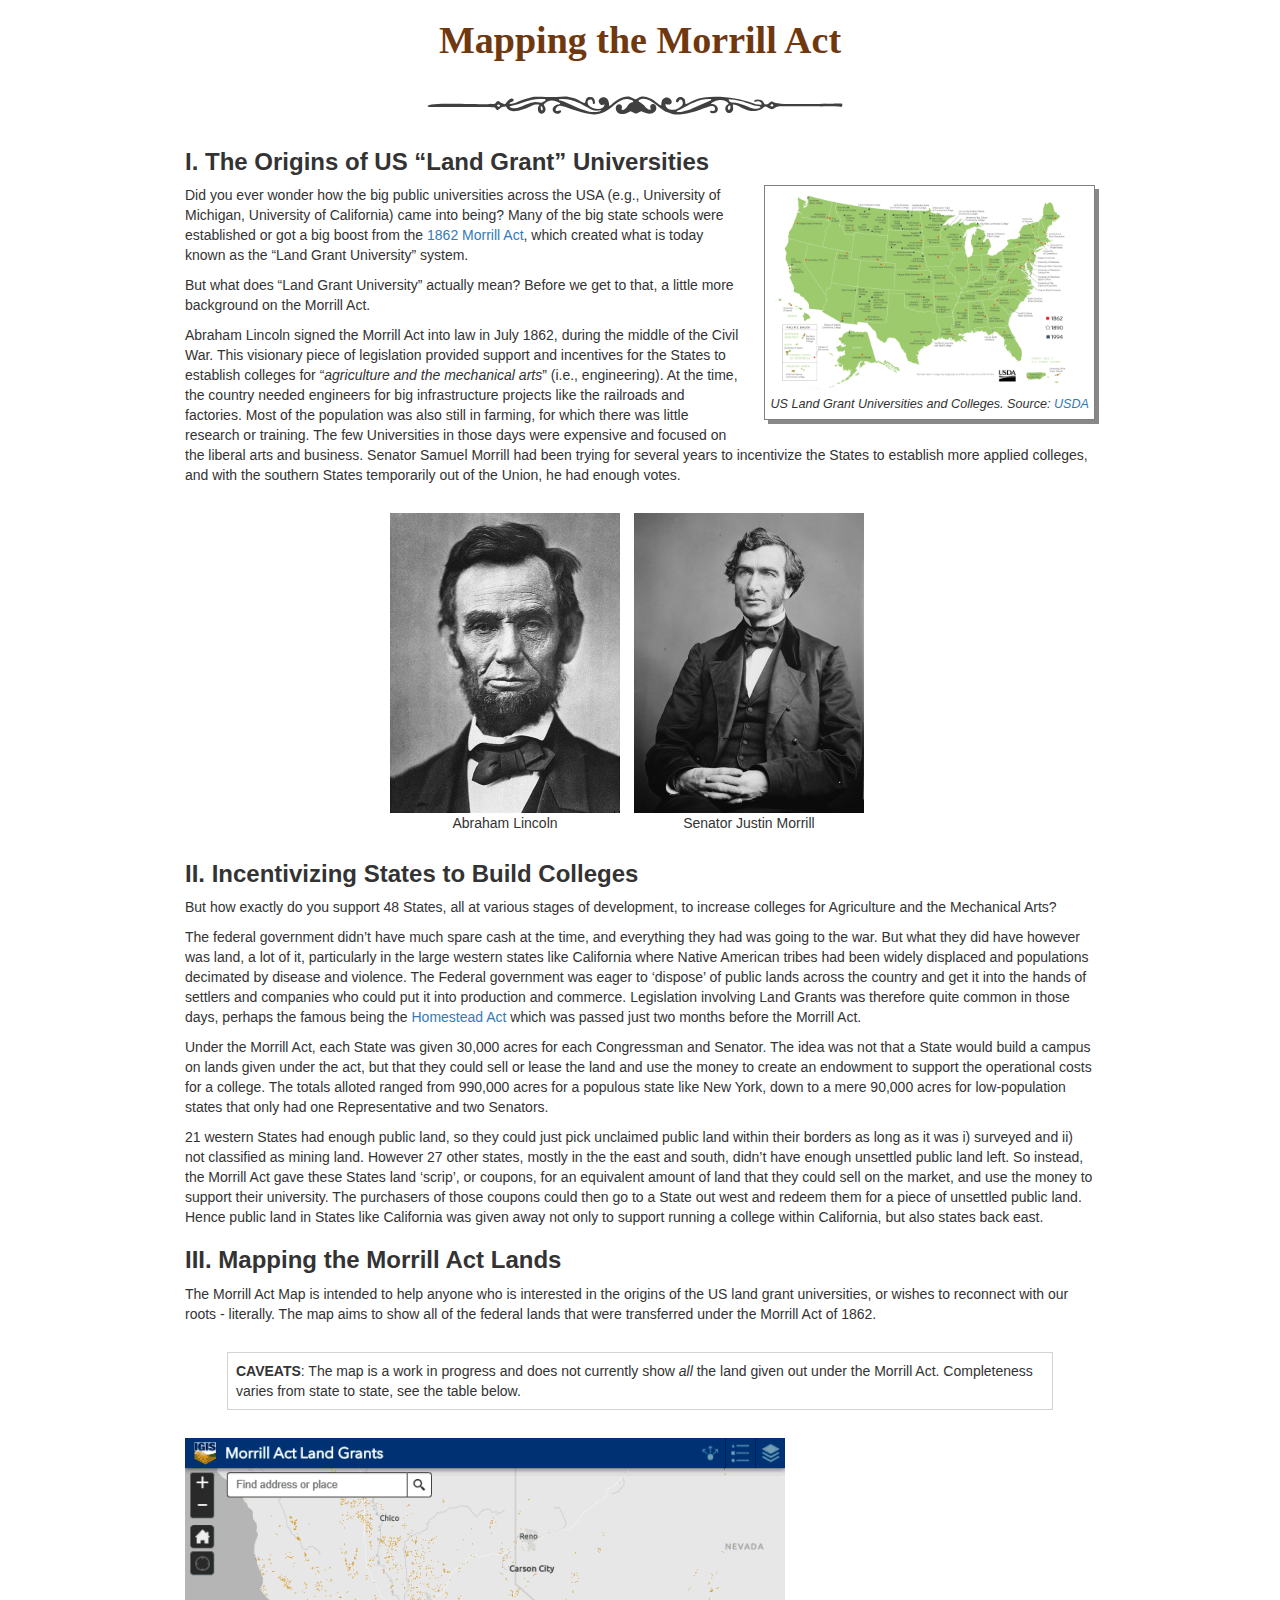
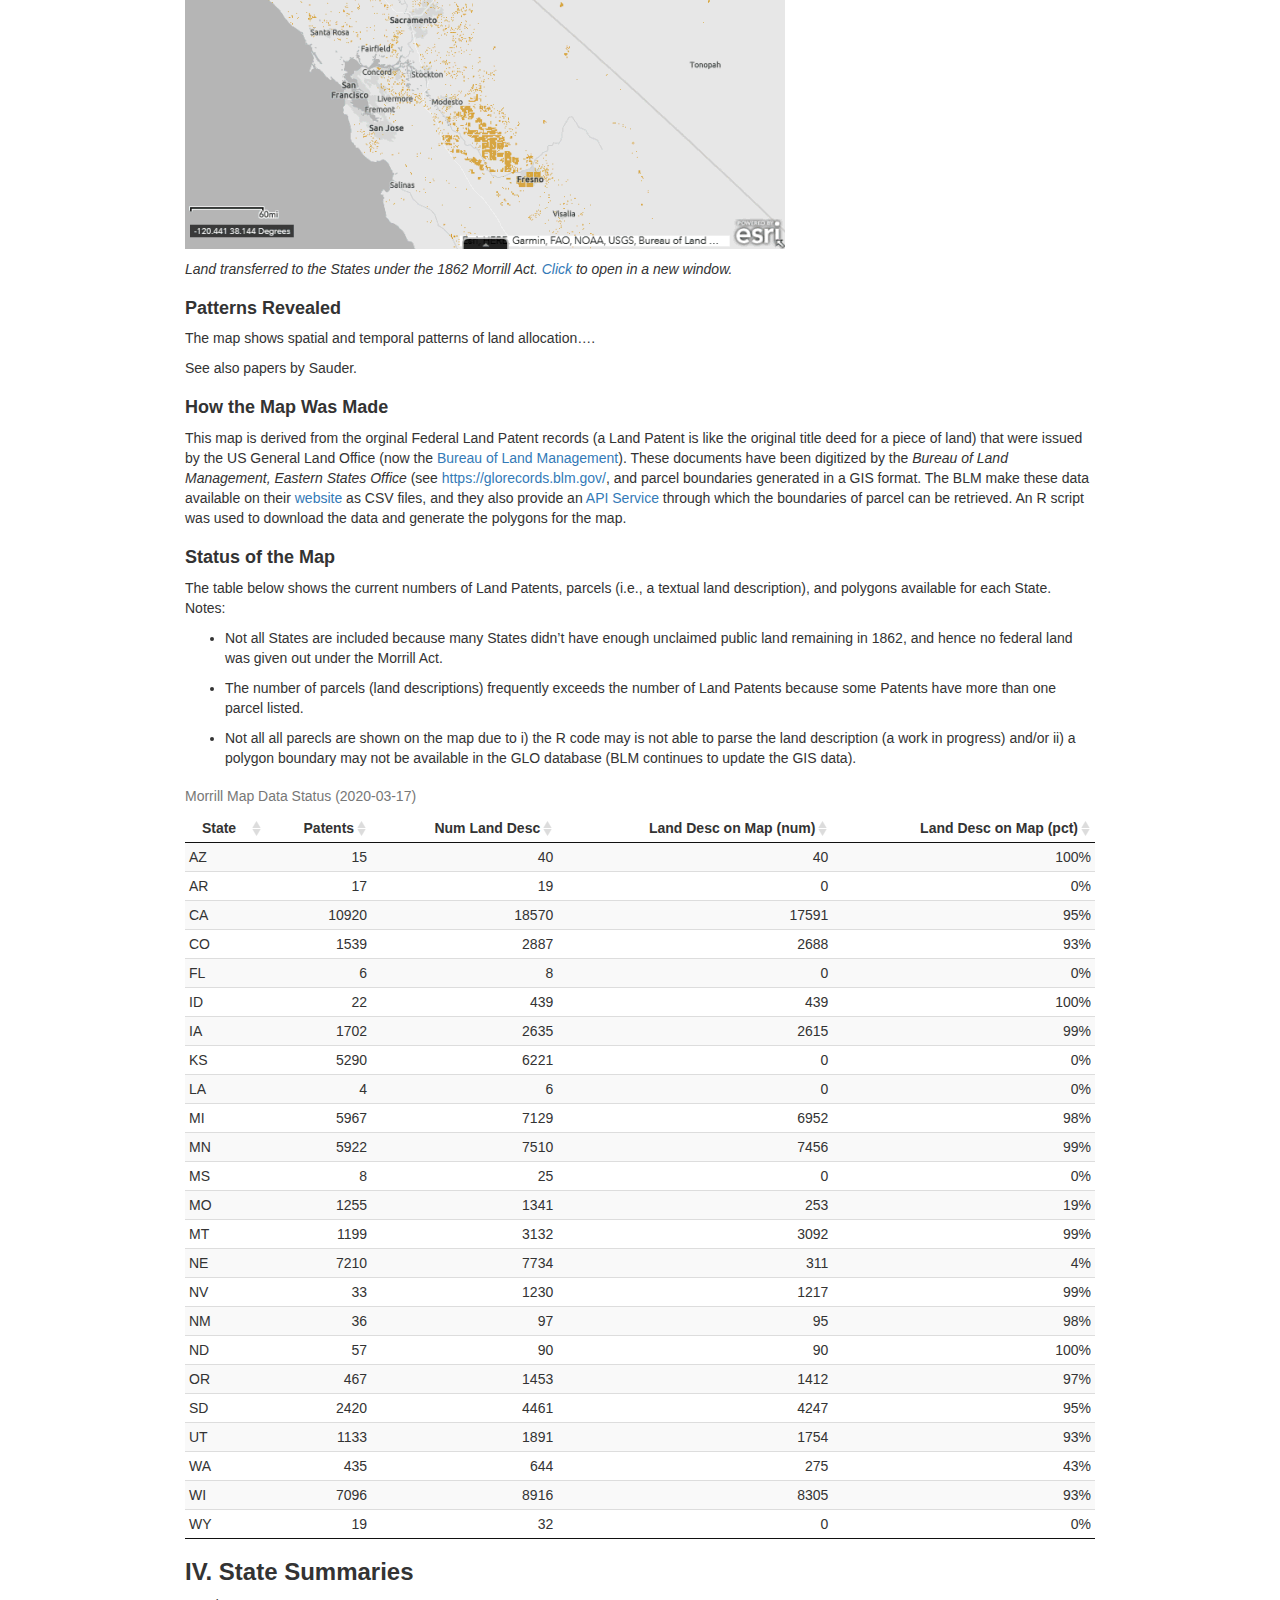
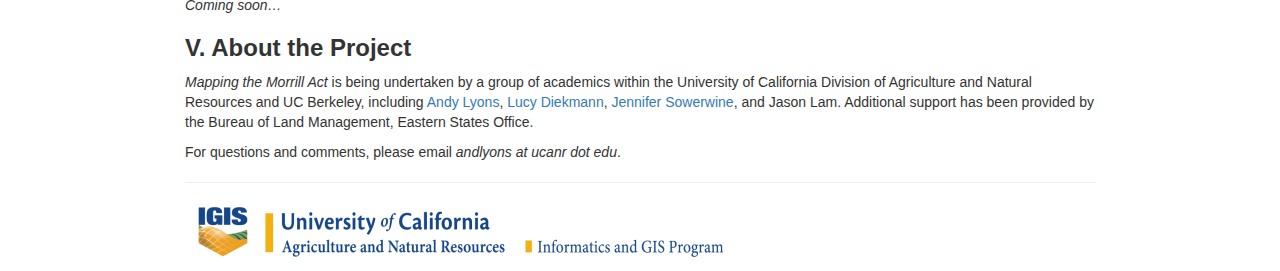
<file: docs/index.html>
<!DOCTYPE html>

<html>

<head>

<meta charset="utf-8" />
<meta name="generator" content="pandoc" />
<meta http-equiv="X-UA-Compatible" content="IE=EDGE" />




<title>Mapping the Morrill Act</title>

<script src="lib/jquery-1.12.4/jquery.min.js"></script>
<meta name="viewport" content="width=device-width, initial-scale=1" />
<link href="lib/bootstrap-3.3.5/css/bootstrap.min.css" rel="stylesheet" />
<script src="lib/bootstrap-3.3.5/js/bootstrap.min.js"></script>
<script src="lib/bootstrap-3.3.5/shim/html5shiv.min.js"></script>
<script src="lib/bootstrap-3.3.5/shim/respond.min.js"></script>
<script src="lib/navigation-1.1/tabsets.js"></script>
<link href="lib/highlightjs-9.12.0/default.css" rel="stylesheet" />
<script src="lib/highlightjs-9.12.0/highlight.js"></script>
<script src="lib/htmlwidgets-1.5.1/htmlwidgets.js"></script>
<link href="lib/datatables-css-0.0.0/datatables-crosstalk.css" rel="stylesheet" />
<script src="lib/datatables-binding-0.12/datatables.js"></script>
<link href="lib/dt-core-1.10.20/css/jquery.dataTables.min.css" rel="stylesheet" />
<link href="lib/dt-core-1.10.20/css/jquery.dataTables.extra.css" rel="stylesheet" />
<script src="lib/dt-core-1.10.20/js/jquery.dataTables.min.js"></script>
<link href="lib/crosstalk-1.0.0/css/crosstalk.css" rel="stylesheet" />
<script src="lib/crosstalk-1.0.0/js/crosstalk.min.js"></script>

<style type="text/css">code{white-space: pre;}</style>
<style type="text/css">
  pre:not([class]) {
    background-color: white;
  }
</style>
<script type="text/javascript">
if (window.hljs) {
  hljs.configure({languages: []});
  hljs.initHighlightingOnLoad();
  if (document.readyState && document.readyState === "complete") {
    window.setTimeout(function() { hljs.initHighlighting(); }, 0);
  }
}
</script>



<style type="text/css">
h1 {
  font-size: 34px;
}
h1.title {
  font-size: 38px;
}
h2 {
  font-size: 30px;
}
h3 {
  font-size: 24px;
}
h4 {
  font-size: 18px;
}
h5 {
  font-size: 16px;
}
h6 {
  font-size: 12px;
}
.table th:not([align]) {
  text-align: left;
}
</style>

<link rel="stylesheet" href="morrill-map.css" type="text/css" />



<style type = "text/css">
.main-container {
  max-width: 940px;
  margin-left: auto;
  margin-right: auto;
}
code {
  color: inherit;
  background-color: rgba(0, 0, 0, 0.04);
}
img {
  max-width:100%;
}
.tabbed-pane {
  padding-top: 12px;
}
.html-widget {
  margin-bottom: 20px;
}
button.code-folding-btn:focus {
  outline: none;
}
summary {
  display: list-item;
}
</style>



<!-- tabsets -->

<style type="text/css">
.tabset-dropdown > .nav-tabs {
  display: inline-table;
  max-height: 500px;
  min-height: 44px;
  overflow-y: auto;
  background: white;
  border: 1px solid #ddd;
  border-radius: 4px;
}

.tabset-dropdown > .nav-tabs > li.active:before {
  content: "";
  font-family: 'Glyphicons Halflings';
  display: inline-block;
  padding: 10px;
  border-right: 1px solid #ddd;
}

.tabset-dropdown > .nav-tabs.nav-tabs-open > li.active:before {
  content: "&#xe258;";
  border: none;
}

.tabset-dropdown > .nav-tabs.nav-tabs-open:before {
  content: "";
  font-family: 'Glyphicons Halflings';
  display: inline-block;
  padding: 10px;
  border-right: 1px solid #ddd;
}

.tabset-dropdown > .nav-tabs > li.active {
  display: block;
}

.tabset-dropdown > .nav-tabs > li > a,
.tabset-dropdown > .nav-tabs > li > a:focus,
.tabset-dropdown > .nav-tabs > li > a:hover {
  border: none;
  display: inline-block;
  border-radius: 4px;
  background-color: transparent;
}

.tabset-dropdown > .nav-tabs.nav-tabs-open > li {
  display: block;
  float: none;
}

.tabset-dropdown > .nav-tabs > li {
  display: none;
}
</style>

<!-- code folding -->




</head>

<body>


<div class="container-fluid main-container">




<div class="fluid-row" id="header">



<h1 class="title toc-ignore">Mapping the Morrill Act</h1>

</div>


<div style="width:440px; margin:2em auto;">
<img src="images/vintage-decorative-divider.svg" style="width:430px;" />
</div>
<div id="i.-the-origins-of-us-land-grant-universities" class="section level1">
<h1>I. The Origins of US “Land Grant” Universities</h1>
<div style="float:right; border:1px solid gray; padding:5px; margin-left:20px; margin-bottom:10px; box-shadow:4px 4px #888888;">
<a href="https://nifa.usda.gov/sites/default/files/resource/LGU-Map-03-18-19.pdf" target="_blank"><img src="images/usda-land-grant-colleges-map-2019-03-18_800x540.png" style="width:300px; height:202px;"/></a><br><span style="font-style:italic; font-size: 90%;">US Land Grant Universities and Colleges. Source: <a href="https://nifa.usda.gov/resource/land-grant-colleges-and-universities-map
">USDA</a></span>
</div>
<p>Did you ever wonder how the big public universities across the USA (e.g., University of Michigan, University of California) came into being? Many of the big state schools were established or got a big boost from the <a href="https://en.wikipedia.org/wiki/Morrill_Land-Grant_Acts">1862 Morrill Act</a>, which created what is today known as the “Land Grant University” system.</p>
<p>But what does “Land Grant University” actually mean? Before we get to that, a little more background on the Morrill Act.</p>
<p>Abraham Lincoln signed the Morrill Act into law in July 1862, during the middle of the Civil War. This visionary piece of legislation provided support and incentives for the States to establish colleges for “<em>agriculture and the mechanical arts</em>” (i.e., engineering). At the time, the country needed engineers for big infrastructure projects like the railroads and factories. Most of the population was also still in farming, for which there was little research or training. The few Universities in those days were expensive and focused on the liberal arts and business. Senator Samuel Morrill had been trying for several years to incentivize the States to establish more applied colleges, and with the southern States temporarily out of the Union, he had enough votes.</p>
<div style="width:500px; margin:2em auto;">
<div style="text-align:center; display:inline-block; margin-right:10px;">
<img src="images/lincoln_230x300.jpg" style="width:230px; height:300px;"/><br/>Abraham Lincoln
</div>
<div style="text-align:center; display:inline-block;">
<img src="images/justin-smith-morrill_230x300.jpg" style="width:230px; height:300px;"/><br/>Senator Justin Morrill
</div>
</div>
</div>
<div id="ii.-incentivizing-states-to-build-colleges" class="section level1">
<h1>II. Incentivizing States to Build Colleges</h1>
<p>But how exactly do you support 48 States, all at various stages of development, to increase colleges for Agriculture and the Mechanical Arts?</p>
<p>The federal government didn’t have much spare cash at the time, and everything they had was going to the war. But what they did have however was land, a lot of it, particularly in the large western states like California where Native American tribes had been widely displaced and populations decimated by disease and violence. The Federal government was eager to ‘dispose’ of public lands across the country and get it into the hands of settlers and companies who could put it into production and commerce. Legislation involving Land Grants was therefore quite common in those days, perhaps the famous being the <a href="https://en.wikipedia.org/wiki/Homestead_Acts" target="_blank">Homestead Act</a> which was passed just two months before the Morrill Act.</p>
<p>Under the Morrill Act, each State was given 30,000 acres for each Congressman and Senator. The idea was not that a State would build a campus on lands given under the act, but that they could sell or lease the land and use the money to create an endowment to support the operational costs for a college. The totals alloted ranged from 990,000 acres for a populous state like New York, down to a mere 90,000 acres for low-population states that only had one Representative and two Senators.</p>
<p>21 western States had enough public land, so they could just pick unclaimed public land within their borders as long as it was i) surveyed and ii) not classified as mining land. However 27 other states, mostly in the the east and south, didn’t have enough unsettled public land left. So instead, the Morrill Act gave these States land ‘scrip’, or coupons, for an equivalent amount of land that they could sell on the market, and use the money to support their university. The purchasers of those coupons could then go to a State out west and redeem them for a piece of unsettled public land. Hence public land in States like California was given away not only to support running a college within California, but also states back east.</p>
</div>
<div id="iii.-mapping-the-morrill-act-lands" class="section level1">
<h1>III. Mapping the Morrill Act Lands</h1>
<p>The Morrill Act Map is intended to help anyone who is interested in the origins of the US land grant universities, or wishes to reconnect with our roots - literally. The map aims to show all of the federal lands that were transferred under the Morrill Act of 1862.</p>
<div style="margin:2em 3em; padding:8px; border:1px solid lightgray;">
<strong>CAVEATS</strong>: The map is a work in progress and does not currently show <em>all</em> the land given out under the Morrill Act. Completeness varies from state to state, see the table below.
</div>
<p><a href="http://arcg.is/0bWLHe" target="_blank"><img src="images/morrill-map-agol_600x411x256.png"/ style="width:600px; height:411px;"></a></p>
<p><em>Land transferred to the States under the 1862 Morrill Act. <a href="http://arcg.is/0bWLHe" target="_blank">Click</a> to open in a new window.</em></p>
<div id="patterns-revealed" class="section level2">
<h2>Patterns Revealed</h2>
<p>The map shows spatial and temporal patterns of land allocation….</p>
<p>See also papers by Sauder.</p>
</div>
<div id="how-the-map-was-made" class="section level2">
<h2>How the Map Was Made</h2>
<p>This map is derived from the orginal Federal Land Patent records (a Land Patent is like the original title deed for a piece of land) that were issued by the US General Land Office (now the <a href="https://www.blm.gov/">Bureau of Land Management</a>). These documents have been digitized by the <em>Bureau of Land Management, Eastern States Office</em> (see <a href="https://glorecords.blm.gov/">https://glorecords.blm.gov/</a>, and parcel boundaries generated in a GIS format. The BLM make these data available on their <a href="https://glorecords.blm.gov/BulkData/default.aspx" target="_blank">website</a> as CSV files, and they also provide an <a href="https://gis.blm.gov/arcgis/rest/services/Cadastral/BLM_Natl_PLSS_CadNSDI/MapServer/exts/CadastralSpecialServices/FindLD">API Service</a> through which the boundaries of parcel can be retrieved. An R script was used to download the data and generate the polygons for the map.</p>
</div>
<div id="status-of-the-map" class="section level2">
<h2>Status of the Map</h2>
<p>The table below shows the current numbers of Land Patents, parcels (i.e., a textual land description), and polygons available for each State. Notes:</p>
<ul>
<li><p>Not all States are included because many States didn’t have enough unclaimed public land remaining in 1862, and hence no federal land was given out under the Morrill Act.</p></li>
<li><p>The number of parcels (land descriptions) frequently exceeds the number of Land Patents because some Patents have more than one parcel listed.</p></li>
<li><p>Not all all parecls are shown on the map due to i) the R code may is not able to parse the land description (a work in progress) and/or ii) a polygon boundary may not be available in the GLO database (BLM continues to update the GIS data).</p></li>
</ul>
<div id="htmlwidget-4b7bc360eca6b5bc0677" style="width:100%;height:auto;" class="datatables html-widget"></div>
<script type="application/json" data-for="htmlwidget-4b7bc360eca6b5bc0677">{"x":{"filter":"none","caption":"<caption>Morrill Map Data Status (2020-03-17)<\/caption>","autoHideNavigation":true,"data":[["AZ","AR","CA","CO","FL","ID","IA","KS","LA","MI","MN","MS","MO","MT","NE","NV","NM","ND","OR","SD","UT","WA","WI","WY"],[15,17,10920,1539,6,22,1702,5290,4,5967,5922,8,1255,1199,7210,33,36,57,467,2420,1133,435,7096,19],[40,19,18570,2887,8,439,2635,6221,6,7129,7510,25,1341,3132,7734,1230,97,90,1453,4461,1891,644,8916,32],[40,0,17591,2688,0,439,2615,0,0,6952,7456,0,253,3092,311,1217,95,90,1412,4247,1754,275,8305,0],[1,0,0.95,0.93,0,1,0.99,0,0,0.98,0.99,0,0.19,0.99,0.04,0.99,0.98,1,0.97,0.95,0.93,0.43,0.93,0]],"container":"<table class=\"row-border stripe hover compact\">\n  <thead>\n    <tr>\n      <th>State<\/th>\n      <th>Patents<\/th>\n      <th>Num Land Desc<\/th>\n      <th>Land Desc on Map (num)<\/th>\n      <th>Land Desc on Map (pct)<\/th>\n    <\/tr>\n  <\/thead>\n<\/table>","options":{"paging":false,"searching":false,"info":false,"columnDefs":[{"className":"dt-right","targets":[1,2,3,4]}],"order":[],"autoWidth":false,"orderClasses":false,"rowCallback":"function(row, data) {\nDTWidget.formatPercentage(this, row, data, 4, 0, 3, \",\", \".\");\n}"}},"evals":["options.rowCallback"],"jsHooks":[]}</script>
</div>
</div>
<div id="iv.-state-summaries" class="section level1">
<h1>IV. State Summaries</h1>
<p><em>Coming soon…</em></p>
</div>
<div id="v.-about-the-project" class="section level1">
<h1>V. About the Project</h1>
<p><em>Mapping the Morrill Act</em> is being undertaken by a group of academics within the University of California Division of Agriculture and Natural Resources and UC Berkeley, including <a href="https://ucanr.edu/?facultyid=32909" target="_blank">Andy Lyons</a>, <a href="http://cesantaclara.ucanr.edu/Programs/contact/?facultyid=40005" target="_blank">Lucy Diekmann</a>, <a href="https://ucanr.edu/?facultyid=5143" target="_blank">Jennifer Sowerwine</a>, and Jason Lam. Additional support has been provided by the Bureau of Land Management, Eastern States Office.</p>
<p>For questions and comments, please email <em>andlyons at ucanr dot edu</em>.</p>
<hr />
<p><a href="http://igis.ucanr.edu" target="_blank"><img src="images/igis-anr-horizontal_550x58.png"/></a></p>
</div>




</div>

<script>

// add bootstrap table styles to pandoc tables
function bootstrapStylePandocTables() {
  $('tr.header').parent('thead').parent('table').addClass('table table-condensed');
}
$(document).ready(function () {
  bootstrapStylePandocTables();
});


</script>

<!-- tabsets -->

<script>
$(document).ready(function () {
  window.buildTabsets("TOC");
});

$(document).ready(function () {
  $('.tabset-dropdown > .nav-tabs > li').click(function () {
    $(this).parent().toggleClass('nav-tabs-open')
  });
});
</script>

<!-- code folding -->


<!-- dynamically load mathjax for compatibility with self-contained -->
<script>
  (function () {
    var script = document.createElement("script");
    script.type = "text/javascript";
    script.src  = "https://mathjax.rstudio.com/latest/MathJax.js?config=TeX-AMS-MML_HTMLorMML";
    document.getElementsByTagName("head")[0].appendChild(script);
  })();
</script>

</body>
</html>
</file>
<file: docs/lib/highlightjs-9.12.0/default.css>
.hljs-literal {
  color: #990073;
}

.hljs-number {
  color: #099;
}

.hljs-comment {
  color: #998;
  font-style: italic;
}

.hljs-keyword {
  color: #900;
  font-weight: bold;
}

.hljs-string {
  color: #d14;
}
</file>
<file: docs/lib/datatables-css-0.0.0/datatables-crosstalk.css>
.dt-crosstalk-fade {
  opacity: 0.2;
}

html body div.DTS div.dataTables_scrollBody {
  background: none;
}


/*
Fix https://github.com/rstudio/DT/issues/563
If the `table.display` is set to "block" (e.g., pkgdown), the browser will display
datatable objects strangely. The search panel and the page buttons will still be
in full-width but the table body will be "compact" and shorter.
In therory, having this attributes will affect `dom="t"`
with `display: block` users. But in reality, there should be no one.
We may remove the below lines in the future if the upstream agree to have this there.
See https://github.com/DataTables/DataTablesSrc/issues/160
*/

table.dataTable {
  display: table;
}
</file>
<file: docs/lib/crosstalk-1.0.0/css/crosstalk.css>
/* Adjust margins outwards, so column contents line up with the edges of the
   parent of container-fluid. */
.container-fluid.crosstalk-bscols {
  margin-left: -30px;
  margin-right: -30px;
  white-space: normal;
}

/* But don't adjust the margins outwards if we're directly under the body,
   i.e. we were the top-level of something at the console. */
body > .container-fluid.crosstalk-bscols {
  margin-left: auto;
  margin-right: auto;
}

.crosstalk-input-checkboxgroup .crosstalk-options-group .crosstalk-options-column {
  display: inline-block;
  padding-right: 12px;
  vertical-align: top;
}

@media only screen and (max-width:480px) {
  .crosstalk-input-checkboxgroup .crosstalk-options-group .crosstalk-options-column {
    display: block;
    padding-right: inherit;
  }
}
</file>
<file: docs/morrill-map.css>
.title {
  color: #70380f;
  font-family: 'Palatino Linotype', Palatino, serif;
  font-weight: bold;
  font-size: 38px;
  text-align: center;
}
h1 {
  font-family: 'Lucida Sans Unicode', 'Lucida Grande', sans-serif;
  color: 404040;
  font-weight: bold;
  font-size: 24px;
}
h2 {
  font-family: 'Lucida Sans Unicode', 'Lucida Grande', sans-serif;
  color: 202020;
  font-weight: bold;
  font-size: 18px;
}
</file>
